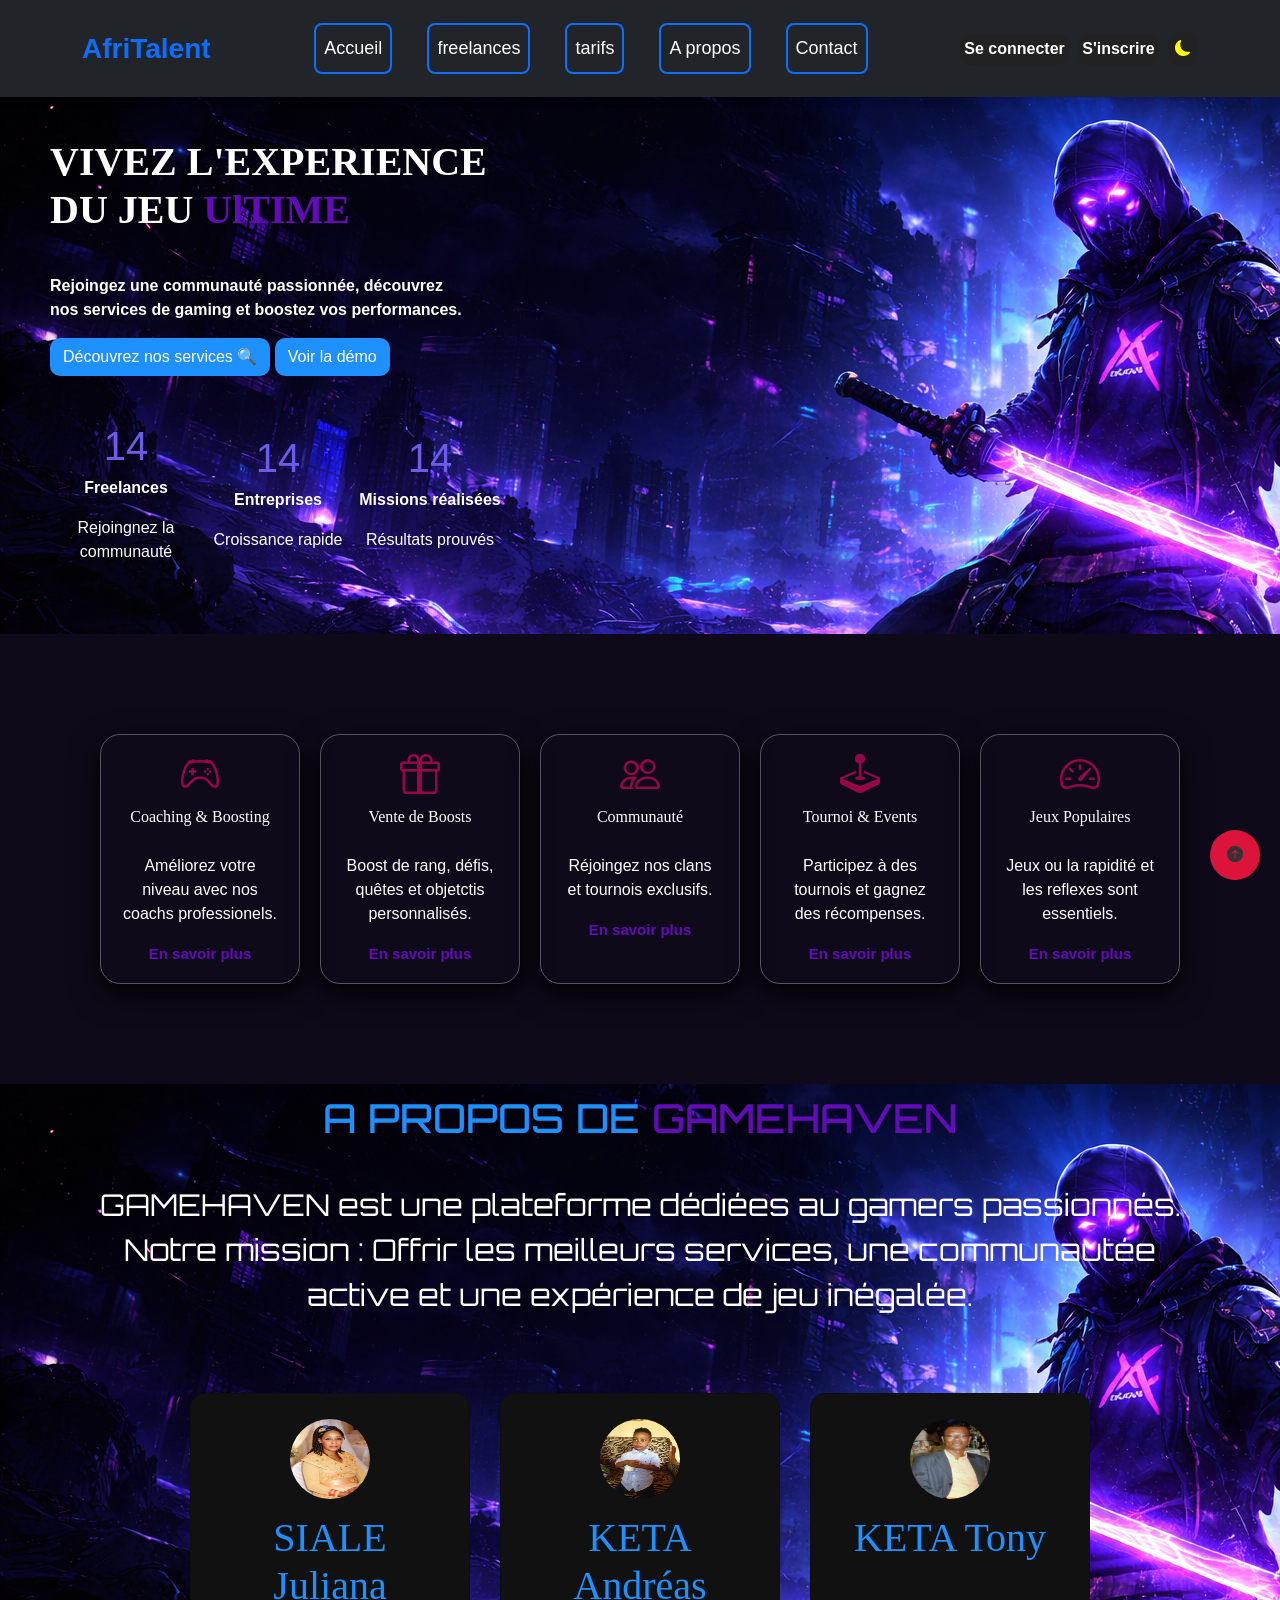
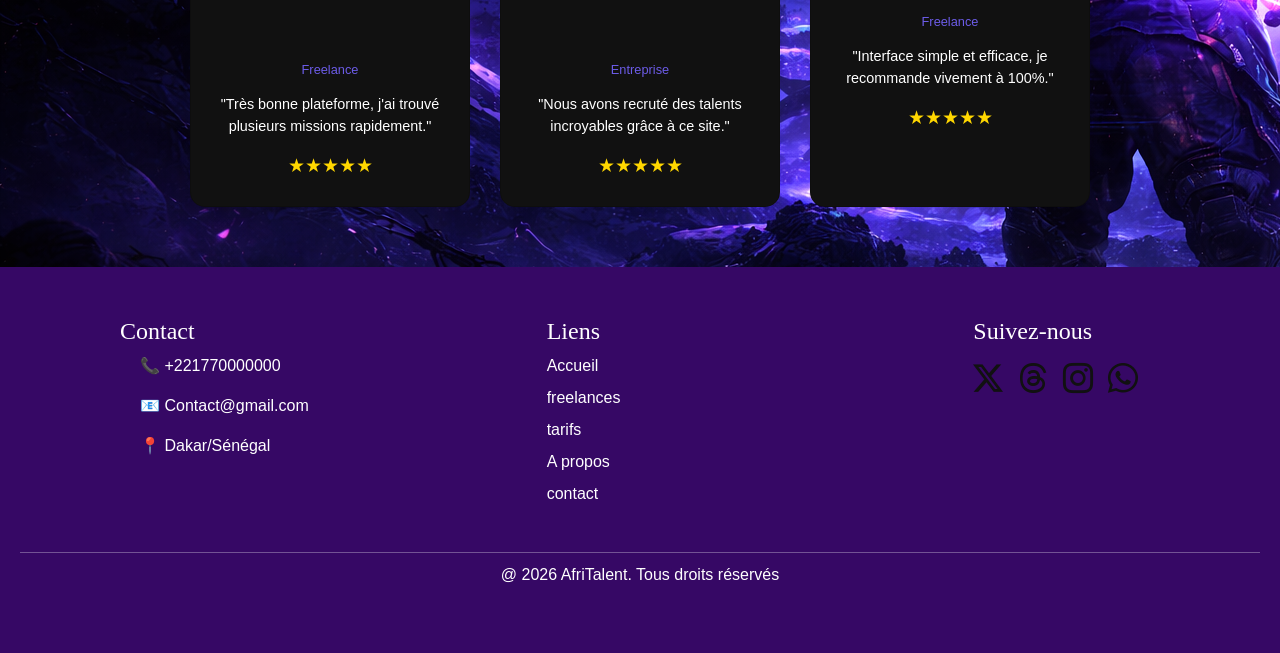
<file: index.html>
<!DOCTYPE html>
<html lang="en">
<head>
    <meta charset="UTF-8">
    <meta name="viewport" content="width=device-width, initial-scale=1.0">
    <title>AfriTalent</title>
    <!-- Bootstrap -->
     <link 
href="https://cdn.jsdelivr.net/npm/bootstrap@5.3.0/dist/css/bootstrap.min.css" 
rel="stylesheet"> 
<!--Icones Boostrap-->
<link href="https://cdn.jsdelivr.net/npm/bootstrap-icons@1.11.0/font/bootstrap-icons.css" rel="stylesheet">
<!-- CSS --> 
<link href="https://fonts.googleapis.com/css2?family=Orbitron:wght@400;700&display=swap" rel="stylesheet">
<link rel="stylesheet" href="css/style.css">
</head>
<body background="images/background.jpg">
    

  <!-- NAVBAR -->
   <header>
         <nav class="navbar navbar-expand-lg navbar-dark bg-dark fixed-top">
            <div class="container">
                <a class="navbar-brand" href="#"><strong>AfriTalent</strong></a>
                <!--Bouton Hamburger-->
                <button class="navbar-toggler"
                        type="button"
                        data-bs-toggle="collapse"
                        data-bs-target="#navMenu">

                        <span class="navbar-toggler-icon"></span>

                </button>

            <div class="collapse navbar-collapse" id="navMenu">
                <ul class="navbar-nav mx-auto">
                    <li class="nav-item"><a class="nav-link" href="#Accueil">Accueil</a></li>
                    <li class="nav-item"><a class="nav-link" href="#freelances">freelances</a></li>
                    <li class="nav-item"><a class="nav-link" href="#tarifs">tarifs</a></li>
                    <li class="nav-item"><a class="nav-link" href="#A propos">A propos</a></li>
                    <li class="nav-item"><a class="nav-link" href="#Contact">Contact</a></li>
                </ul>  
                <div>
                    <button><strong>Se connecter</strong></button>
                    <button><strong>S'inscrire</strong></button>
                    <button id="theme-toggle">
                        <i class="bi bi-moon-fill"></i>
                    </button>

                </div>    
            </div>
            </div>
        </nav>
</header>
<!--Contenu principal Main-->
 <div class="Boutons">
        <i class="bi bi-arrow-up-circle-fill"></i>
</div>

<main>
    <!--Section hero-->
    <section class="hero" id="">
        <div class="hero-text">
            <h1>.</h1>
            <h1 class="text"><strong>VIVEZ L'EXPERIENCE <br>
                 DU JEU <span class="text-1">UlTIME</span></strong></h1>
            <p class="p1"><strong>Rejoingez une communauté passionnée, découvrez <br>
            nos services de gaming et boostez vos performances.</strong></p>
            <a href="freelances.html" class="btn">Découvrez nos services 🔍</a>
             <a href="freelances.html" class="btn">Voir la démo</a>
        </div>
        <br>
        <div class="starts" id="starts">
            <div class="start-card">
                <!--Compteur 1-->
                <div id="count7" class="counter">+0</div>
                <p>Freelances</p>
                <span>Rejoingnez la communauté</span>
            </div>

             <div class="start-card">
                <div id="count8" class="counter">+0</div>
                <p>Entreprises</p>
                <span>Croissance rapide</span>
            </div>

             <div class="start-card">
                 <div id="count10" class="counter">+0</div>
                <p>Missions réalisées</p>
                <span>Résultats prouvés</span>
            </div>

        </div>
    </section>

    <!--Section Services-->

        <div class="services-container">
            <div class="service-card">
                <div class="card-icon">
                        <i class="bi bi-controller"></i>
                </div>
                <h1 class="service-title">Coaching & Boosting</h1>
                <p class="service-description">
                  Améliorez votre niveau avec nos coachs professionels. 
                </p>
                <a href="#" class="service-link">En savoir plus</a>
            </div>

             <div class="service-card">
                <div class="card-icon">
                        <i class="bi bi-gift"></i>
                </div>
                <h1 class="service-title">Vente de Boosts</h1>
                <p class="service-description">
                   Boost de rang, défis, quêtes et objetctis personnalisés.
                </p>
                <a href="#" class="service-link">En savoir plus</a>
            </div>

            <div class="service-card">
                <div class="card-icon">
                    <i class="bi bi-people"></i>
                </div>
                <h1 class="service-title">Communauté</h1>
                <p class="service-description">
                    Réjoingez nos clans et tournois exclusifs.
                </p>
                <a href="#" class="service-link">En savoir plus</a>
            </div>

            <div class="service-card">
                <div class="card-icon">
                        <i class="bi bi-joystick"></i>
                </div>
                <h1 class="service-title">Tournoi & Events</h1>
                <p class="service-description">
                  Participez à des tournois et gagnez des récompenses.
                </p>
                <a href="#" class="service-link">En savoir plus</a>
            </div>

              <div class="service-card">
                <div class="card-icon">
                        <i class="bi bi-speedometer2"></i>
                </div>
                <h1 class="service-title">Jeux Populaires</h1>
                <p class="service-description">
                  Jeux ou la rapidité et les reflexes sont essentiels.
                </p>
                <a href="#" class="service-link">En savoir plus</a>
            </div>
        </div>
    <!-- A PROPOS -->
     <section>
        <div class="propos">
            <h1 class="pp">A PROPOS DE <span class="text-1">GAMEHAVEN</span></h1>
            <p>
             GAMEHAVEN est une plateforme dédiées au gamers passionnés. <br>
             Notre mission : Offrir les meilleurs services, une communautée <br>
             active et une expérience de jeu inégalée.
            </p>
            
        </div>
     </section>
  
    <!--Section Témoignages-->

    <section class="section-container">
            <div class="card">
                <img src="images/témoin3.png">
                <h2>SIALE Juliana</h2>
                <span class="role">Freelance</span>
                <p>"Très bonne plateforme, j'ai trouvé plusieurs missions rapidement."</p>
                <div class="stars">★★★★★</div>
            </div>

            <div class="card">
                <img src="images/andré.jpeg">
                <h2>KETA  Andréas</h2>
                <span class="role">Entreprise</span>
                <p>"Nous avons recruté des talents incroyables grâce à ce site."</p>
                <div class="stars">★★★★★</div>
            </div>

            <div class="card">
                <img src="images/tony.jpeg">
                <h2>KETA Tony</h2>
                <span class="role">Freelance</span>
                <p>"Interface simple et efficace, je recommande vivement à 100%."</p>
                <div class="stars">★★★★★</div>
            </div>   
    </section>

<!--Pied de page-->

      <footer class="footer">
        <div class="footer-container">
            <div class="footer-b">
                <h4>Contact</h4>
                <p>📞 +221770000000</p>
                <p>📧 Contact@gmail.com</p>
                <p>📍 Dakar/Sénégal</p>
            </div>

            <div class="footer-b">
                <h4>Liens</h4>
                <ul>
                    <li><a href="Accueil">Accueil</a></li>
                    <li><a href="freelances.html">freelances</a></li>
                    <li><a href="tarifs.html">tarifs</a></li>
                    <li><a href="about.html">A propos</a></li>
                     <li><a href="contact.html">contact</a></li>
                </ul>
            </div>

            <div class="footer-b">
                <h4>Suivez-nous</h4>
                <div class="social-icon">
                    <a href="https://www.twitter.com" target="_blank">
                         <i class="bi bi-twitter-x"></i>
                    </a>
                    <a href="https://www.threads.net" target="_blank">
                        <i class="bi bi-threads"></i> 
                    </a>
                    <a href="https://www.instagram.com" target="_blank">
                        <i class="bi bi-instagram"></i>
                    </a>
                    <a href="https://www.whatsapp.com" target="_blank">
                        <i class="bi bi-whatsapp"></i>
                    </a>
                </div>
            </div>
        </div>

        <div class="pied">
            <p>@ 2026 AfriTalent. Tous droits réservés</p>
        </div>

      </footer>

    <script src="https://cdn.jsdelivr.net/npm/bootstrap@5.3.0/dist/js/bootstrap.bundle.min.js">
    </script>
      <script src="js/main.js"></script>
  
    
</body>
</html>
</file>
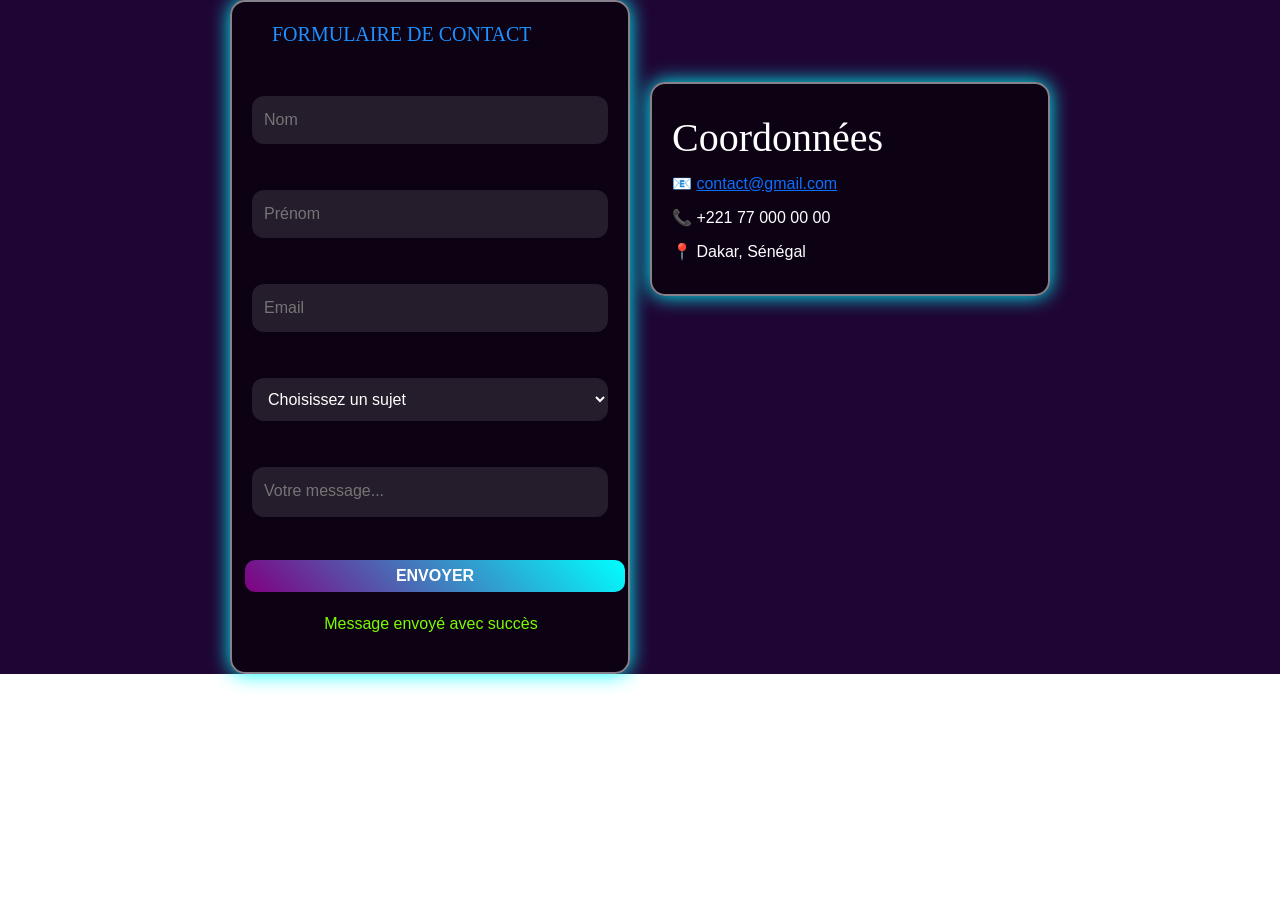
<file: contact.html>
<!DOCTYPE html>
<html lang="en">
<head>
    <meta charset="UTF-8">
    <meta name="viewport" content="width=device-width, initial-scale=1.0">
    <title>Document</title>
</head>
<!-- Bootstrap 5 via CDN : feuille de style --> 
<link 
href="https://cdn.jsdelivr.net/npm/bootstrap@5.3.0/dist/css/bootstrap.min.css" 
rel="stylesheet"> 

<!-- Votre feuille de style personnelle --> 
<link rel="stylesheet" href="css/style.css">
<body>

    <div class="container-2">

        <div class="form-box">

            <h1>FORMULAIRE DE CONTACT</h1>
        <form>   
            <div class="row">

                <div class="box-1">
                    <input type="text" id="nom" placeholder="Nom">
                    <p class="error" id="nomError"></p>
                </div>

                <div class="box-1">
                   <input type="text" id="prenom" placeholder="Prénom">
                   <p class="error" id="prenomError"></p>
                </div>

               <div class="box-1">
                   <input type="email" id="email" placeholder="Email">
                   <p class="error" id="emailError"></p>
                </div>

                <div class="box-1">
                    <select id="sujet">
                        <option value="">Choisissez un sujet</option>
                        <option>Information</option>
                        <option>Support</option>
                        <option>Partenariat</option>
                        <option>Autres</option>
                    </select>

                    <p class="error" id="sujetError"></p>

                </div>

                <div class="">
                   <textarea id="message" placeholder="Votre message..."></textarea>
                   <p class="error" id="messageError"></p>
                </div>

            <button class="btn-9" id="sendBtn">
                ENVOYER
            </button>

            <p class="success" id="successMessage">
                Message envoyé avec succès
            </p>

        </form> 
    </div>
     </div>

    <!--Informations-->

<div>

    <div class="info-box">

        <h1>Coordonnées</h1>
        <p>
            📧
            <a href="#">
                contact@gmail.com
            </a>
        </p>
        <p>
            📞 +221 77 000 00 00
        </p>
        <p>
            📍 Dakar, Sénégal
        </p>

    </div>
    <iframe 
            src="https://maps.google.com/maps?q=dakar&t=&z=13&ie=UTF8&iwloc=&output=embed">
    </iframe>


    <script src="https://cdn.jsdelivr.net/npm/bootstrap@5.3.0/dist/js/bootstrap.bundle.min.js">
    </script>
      <script src="js/main.js"></script>

</body>
</html>
</file>
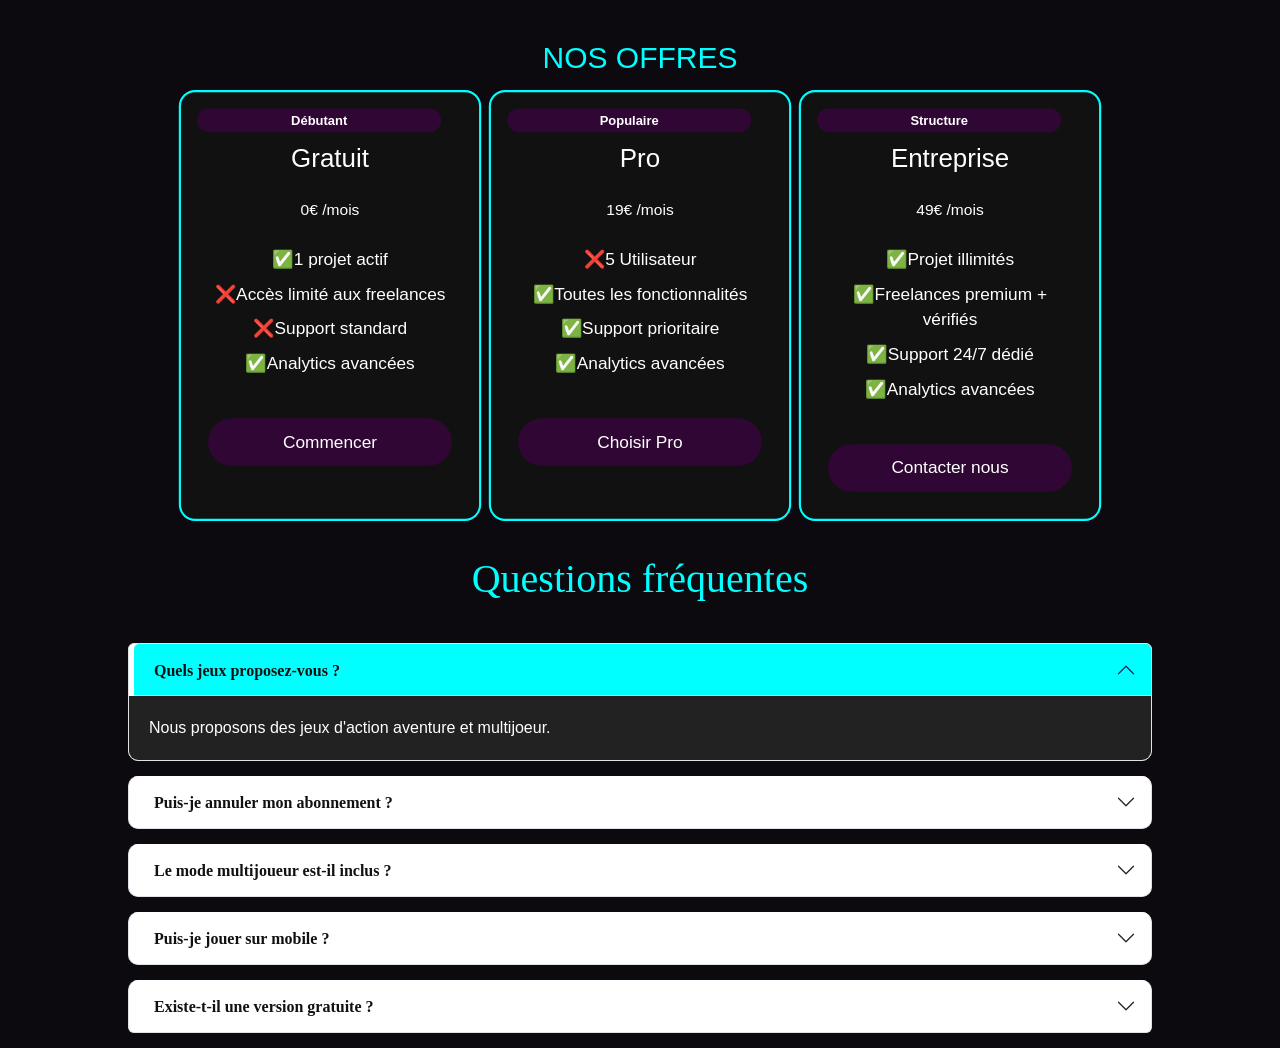
<file: tarifs.html>
<!DOCTYPE html>
<html lang="en">
<head>
    <meta charset="UTF-8">
    <meta name="viewport" content="width=device-width, initial-scale=1.0">
    <title>Document</title>
    <!-- Bootstrap 5 via CDN : feuille de style --> 
<link 
href="https://cdn.jsdelivr.net/npm/bootstrap@5.3.0/dist/css/bootstrap.min.css" 
rel="stylesheet"> 
<!-- Votre feuille de style personnelle --> 
<link rel="stylesheet" href="css/style.css">
</head>
<body class="tarifs">

    <!-- SECTION TARIFS -->
    <section>
        <h5>NOS OFFRES</h5>
        <div class="cardes-containers">
            <div class="card popular">
            <div class="badge">Débutant</div>
                <h4>Gratuit</h4>
                <p class="price">0€ /mois</p>
                <ul>
                    <li class="check">1 projet actif</li>
                    <li class="cross">Accès limité aux freelances</li>
                    <li class="cross">Support standard</li>
                    <li class="check">Analytics avancées</li>
                </ul>
                <div class="button-1">Commencer</div>
        </div>  
       
        <div class="card popular">
            <div class="badge">Populaire</div>
                <h4>Pro</h4>
                <p class="price">19€ /mois</p>
                <ul>
                    <li class="cross">5 Utilisateur</li>
                    <li class="check">Toutes les fonctionnalités</li>
                    <li class="check">Support prioritaire</li>
                    <li class="check">Analytics avancées</li>
                </ul>
                <div class="button-1">Choisir Pro</div>
        </div>  

        <div class="card popular">
            <div class="badge">Structure</div>
                <h4>Entreprise</h4>
                <p class="price">49€ /mois</p>
                <ul>
                    <li class="check">Projet illimités</li>
                    <li class="check">Freelances premium + vérifiés</li>
                    <li class="check">Support 24/7 dédié</li>
                    <li class="check">Analytics avancées</li>
                </ul>
                <div class="button-1">Contacter nous</div>
        </div>  


      
     </div>

</section>
<!-- Section questions/réponses-->

<section class="faq">
    <h1>Questions fréquentes</h1>
    <div class="accordion" id="faq">
        <!--Question 1-->
        <div class="accordion-item">
            <h2 class="accordion-header">
            <button
                class="accordion-button"
                type="button"
                data-bs-toggle="collapse"
                data-bs-target="#q1">
                
                Quels jeux proposez-vous ?
            </button>

            </h2>
            <div id="q1" class="accordion-collapse collapse show">

                <div class="accordion-body">
                    Nous proposons des jeux d'action aventure et multijoeur.
                </div>

            </div>

        </div>

        <!-- QUESTION 2-->
          <div class="accordion-item">
            <h2 class="accordion-header">
            <button
                class="accordion-button collapsed"
                type="button"
                data-bs-toggle="collapse"
                data-bs-target="#q2">
                
                Puis-je annuler mon abonnement ?
            </button>

            </h2>
            <div id="q2" class="accordion-collapse collapse">

                <div class="accordion-body">
                    Oui vous pouvez annuler à tout moment. 
                </div>

            </div>

        </div>

        <!--QUESTION 3-->
         <div class="accordion-item">
            <h2 class="accordion-header">
            <button
                class="accordion-button collapsed"
                type="button"
                data-bs-toggle="collapse"
                data-bs-target="#q3">
                
                Le mode multijoueur est-il inclus ?
            </button>

            </h2>
            <div id="q3" class="accordion-collapse collapse">

                <div class="accordion-body">
                   Oui, dans les plans Pro et Entreprise.
                </div>

            </div>

        </div>

        <!-- Question 4-->
          <div class="accordion-item">
            <h2 class="accordion-header">
            <button
                class="accordion-button collapsed"
                type="button"
                data-bs-toggle="collapse"
                data-bs-target="#q4">
                
                Puis-je jouer sur mobile ?
            </button>

            </h2>
            <div id="q4" class="accordion-collapse collapse">

                <div class="accordion-body">
                    Oui, la plateforme fonctionne sur mobile.
                </div>

            </div>

        </div>

        <!-- Question 5 -->
          <div class="accordion-item">

            <h2 class="accordion-header">
            <button
                class="accordion-button collapsed"
                type="button"
                data-bs-toggle="collapse"
                data-bs-target="#q5">
                
                Existe-t-il une version gratuite ?
            </button>

            </h2>
            <div id="q5" class="accordion-collapse collapse">

                <div class="accordion-body">
                    Oui, le plan est Gratuit est disponible.
                </div>

            </div>

        </div>


    </div>

</section>
   

    <script src="https://cdn.jsdelivr.net/npm/bootstrap@5.3.0/dist/js/bootstrap.bundle.min.js">
    </script>
      <script src="js/main.js"></script>

    
</body>
</html>
</file>
<file: css/style.css>
:root {
    --primary-color: #1e90ff;
    --secondary-color: #ff6347;
    --background-color: white;
    --text-color: #333333;
    --font-main: sans-serif;
    --spacing: 16px;  
    --white: #ffffff;
    --dark: #222222;
}
body {
    margin: 0;
    font-family: var(--font-main);
    color: var(--text-color);            
}
body.light{
    background: white;
    color: #0c090f;
}
body.dark{
    background: #111;
    color: white;
}
#theme-toggle{
    padding: 5px 7px;
    border: none;
    cursor: pointer;
    border-radius: 10px;
    color: yellow;
}
.navbar{
    position: fixed;
    top: 0;
    left: 0;
    width: 100%;
    z-index: 1000;
    background: white;
    padding: 15px 0;
    box-shadow: 0 2px 10px rgba(0,0,0,0.1);
    transition: 0.3s;
}
.navbar-brand{
    font-size: 28px;
    font-weight: bold;
    color: #0d6efd;
}
.nav-link:hover{
    color: #250dfd;
    background-color: transparent;
}
.nav-link{
    border: 2px solid #0d6efd;
    color: white;
    font-size: 18px;
    margin: 0 10px;
    transition : 0.3s;
    border-radius: 8px;
    padding: 8px 15px;
}
/*======= DESKTOP =======*/
@media (min-width: 1200px){
    .navbar-nav{
        gap: 15px;
    }
    .nav-link{
        font-size: 18px;
        padding: 10px 18px;
    }
}
/*===== TABLETTE =====*/
@media (max-width: 768px){
    .navbar-nav{
        text-align: center;
        margin-top: 15px;
    }
    .nav-item{
        margin: 10px 0;
    }
    .navbar-collapse{
        background: white;
        padding: 15px;
        border-radius: 10px;
    }
    .nav-link{
        display: block;
        font-size: 17px;
    }
}
/*===== MOBILE =====*/
@media (max-width: 375px){
    .navbar{
        padding: 10px;
    }
    .navbar-brand{
        font-size: 20px;
    }
    .navbar-nav{
        text-align: center;
    }
    .nav-item{
        margin: 8px 0;
    }
    .nav-link{
        display: block;
        font-size: 15px;
        padding: 10px;
    }
    .navbar-collapse{
        background: white;
        padding: 12px;
        border-radius: 10px;
    }
}
button {
    background-color: var(--dark);
    color: #ffffff;
    margin-left: 5px;
    border-radius: 10px;
    padding: 4px;
    border: none;
}
button:hover {
    box-shadow: 0 0 10px #6c5ce7,
                0 0 20px #6c5ce7;
    transform: translateY(-3px);
    color: red;
    transition: 0.8s;            
}
/* Bouton retour */
.Boutons {
    height: 50px;
    width: 50px;
    background-color: crimson;
    border-radius: 50%;
    display: flex;
    justify-content: center;
    align-items: center;
    position: fixed;
    right: 20px;
    bottom: 20px;
    cursor: pointer;
}


/*=== SECTIONS TEMOIGNAGES ET TARIFS ===*/
.section-container {
    display: flex;
    justify-content: center;
    gap: 30px;
    padding: 60px 10%;
    flex-wrap: wrap;
}
.card {
    background-color: #111;
    color: white;
    width: 280px;
    padding: 25px;
    border-radius: 15px;
    text-align: center;
    transition: 0.3s;
}
.card:hover {
    transform: translateY(-10px);
    box-shadow: 0 0 20px rgba(108,92,231,0.5);
}
.card img{
    width: 80px;
    height: 80px;
    border-radius: 50%;
    margin-bottom: 15px;
 
    margin-left: auto;
    margin-right: auto;
}
.card h1 {
    font-size: 25px;
}
.role {
    font-size: 0.8rem;
    color: #6c5ce7;
}
.card p {
    font-size: 0.9rem;
    margin: 15px 0;
}
.stars {
    color: gold;
    font-size: 1.2rem;
}
/* Section hero */
.text {
    color: #ffffff;
}
.text-1 {
    color: #610cb7;
}
.p1 {
    color: #ffffff;
}
.hero{
    display: grid;
    grid-template-columns: 1fr 1.5fr;
    align-items: center;
    padding: 50px;
    gap : 40px
}
.hero-image{
    width: 50px;
    border-radius: 15px;
    align-items: center;
}
.btn{
    background-color: var(--primary-color);
    color: var(--white);
    text-decoration: none;
    border-radius: 10px;
    transition: 5s;
}
.btn:hover {
     box-shadow: 0 0 10px #6c5ce7,
                 0 0 20px  #6c5ce7;
     transform: translateY(-3px);  
     color: #ffffff;   
     transition: 0.8s;       
}
/* ASYMETRIQUE */
.starts {
    display: flex;
    justify-content: space-around;
    align-items: center;
    background: transparent;
    border-radius: 20px 20px 0 0;
    flex-wrap: nowrap;    
}
.start-card {
    text-align: center;
    flex: 1;   
}
.counter {
    font-size: 40px;
    font-weight: 500;
    color: #6c5ce7;
}
.counter::before {
    content: "";
}
.start-card p {
    font-weight: bold;
    
    color: #ffffff;
}
.start-card span {
    font: 0.65rem;
    color: #ffffff;
}
/* SERVICES */
.ns {
    text-align: center;
    font-size: 25px;
    color: #ffffff;
}
.services-container {
    color: deepskyblue;
    justify-content: center;
    flex-wrap: wrap;
    display: flex;
    justify-content: center;
    align-items: center;
    gap: 20px;
    height: 50vh;
    background-color: #0f0a1a;
    margin-top: 20px;
}
.service-card {
    border-radius: 20px;
    width: 200px;
    max-width: 350px;
    transition: transform 0.3s ease, box-shadow 0.3s ease;
    box-shadow: 0 10px 30px black;
    border: 1px solid rgba(255,255,255,0.3);
    background-color: transparent;
    color: #ffffff;
    height: 250px;
    overflow: hidden;
    text-align: center;
    padding: 10px 20px;
}
.service-card:hover{
    transform: translateY(-10px);
    box-shadow: 0 20px 40px black;
}
.icon-3 {
    width: 48px;
    height: 48px;
    border-radius: 12px;
    margin: 0 auto;
}
.card-icon i{
    font-size: 40px;
    color: rgb(150, 7, 74);
}
.icon-1::before {
    color: #ffffff;
    justify-content: center;
    align-items: center;
    width: 100%;
    height: 100%;
    font-size: 24px;
}
.service-title {
    font-size: 16px;
    color: white;
    line-height: 1.5;
    margin-bottom: 25px;
}
.service-link {
    display: inline-block;
    color: #610cb7;
    text-decoration: none;
    font-weight: 600;
    font-size: 15px;
    transition: color 0.3s ease, transform 0.3s ease;
}
.service-link:hover {
    color: #667eea;
    transform: translateX(50px);
}
/*========= SECTION A PROPOS */
.pp {
    text-align: center;
    margin-top: 10px;
    font-family: "Orbitron", sans-serif;
}
.propos {
    color: #ffffff;
}
.propos p{
    text-align: center;
    font-size: 30px;
    font-family: "Orbitron", sans-serif;
}
/*Responsive Design */
@media (max-width: 768px) {
    .service-container {
        gap: 20px;
    }
    .service-card {
        padding: 30px 20px;
        max-width: 100%;
    }
    .service-title {
        font-size: 22px;
    }
    .service-description {
        font-size: 14px;
    }
}
/* =====Section footer ======*/
.footer {
    background: #360865;
    color: var(--white);
    padding: 50px 20px;
}
.footer-container {
    display: flex;
    justify-content: space-between;
    align-items: flex-start;
    flex-wrap: wrap;
    margin: auto;
    gap: 40px;
}
.footer-b {
    flex: 1 1 250px;
    padding-left: 100px;
}
.footer-b p {
    margin-left: 20px;
    
}
.footer-b h4{
    font-family: "inter";
}
.footer-b h1 {
    font-size: 22px;
    margin-bottom: 30px;
    border-bottom: 2px solid white;
    display: inline-block;
    margin-left: 15px;
    font-family: Arial, Helvetica, sans-serif;
}
.footer-b ul {
    list-style: none;
    padding: 0;
}
.footer-b a {
    text-decoration: none;
    color: var(--white);
}
.footer-b a:hover {
    color: #ff6347;
}
.social-icon {
    display: flex;
    gap: 15px;
    margin-top: 10px;
}
.social-icon a i {
    color: #111;
    font-size: 30px;
}
.social-icon a:hover {
    background-color: #ffffff;
    transition: 3s;
}
.pied {
    text-align: center;
    margin-top: 30px;
    border-top: 1px solid rgba(255,255,255,0.3);
    padding-top: 10px;
}
/*======= Formulaire ========*/
.container-2 {
    display: flex;
    justify-content: center;
    align-items: center;
    height: auto;
    gap: 20px;
    background-color: rgb(31, 5, 52);
}
option {
    color: red;
}
.error {
    color: red;
}
.form-box,
.info-box {
    width: 400px;
    padding: 20px;
    border-radius: 15px;
    background-color: rgba(0,0,0,0.6);
    border: 2px solid rgba(255,255,255,0.5);
    box-shadow: 0 0 20px cyan;
}
.form-box h1 {
    font-family: Georgia, 'Times New Roman', Times, serif;
    font-size: 20px;
    margin-left: 20px;
    color: #1e90ff;
}
input,
select,
textarea {
    width: 100%;
    margin: 10px 0;
    padding: 12px;
    border-radius: 12px;
    border: none;
    outline: none;
    background: rgba(255,255,255,0.1);
    color: #ffffff;
}
input:focus,
select:focus,
textarea:focus {
    border: 2px solid white;
    box-shadow: 0 0 5px white,
                0 0 10px white,
                0 0 20px white;
    background: rgba(255,255,255,0.15);
    transform: scale(1.02);
    transition: 3s;
}
input:focus::placeholder,
textarea:focus::placeholder {
    color: green;
}
textarea {
    height: 50px;
    resize: none;
}
.row {
    display: flex;
    gap: 10px;
}
.btn-9 {
    width: 100%;
    border: none;
    border-radius: 10px;
    background: linear-gradient(45deg, purple, cyan);
    color: #ffffff;
    font-weight: bold;
    cursor: pointer;
    transition: 0.4s;
}
.btn-9:hover {
    transform: scale(1.05);
}
.success {
    margin-top: 10px;
    color: lawngreen;
    margin-left: 19%;
}
.info-box p,
.info-box h1 {
    margin: 10px 0;
    color: var(--white);
}
iframe {
    width: 390px;
    height: 250px;
    border-radius: 10px;
    margin-top: 40px;
}
/*=========TARIFS========*/
.tarifs {
    background-color: #0c090f;
}
h5 {
    text-align: center;
    margin-top: 40px;
    color: cyan;
    font-size: 30px;
}
.cardes-containers {
    display: flex;
    justify-content: center;
    gap: 30px;
    flex-wrap: wrap;
    margin-top: 30px;
}
.popular {
    border: 2px solid aqua;
    transform: scale(1.08);
}
.badge {
    position: relative;
    top: -10px;
    right: 10px;
    background: #300634;
    color: white;
    padding: 5px 10px;
    font-size: 12px;
    border-radius: 70px;   
}
.price {
    font-size: 22px;
    margin: 10px 0;
}
ul {
    list-style: none;
    padding: 0;
}
li {
    margin: 8px 0;
}
.check::before {
    content: "✅";
    color: green;
}
.cross::before {
    content: "❌";
}
.button-1 {
    margin-top: 15px;
    padding: 10px;
    background: #300634;
    color: white;
    border-radius: 25px;
    cursor: pointer;
}
.button-1:hover {
    background: #12385e;
}
/*========== QUESTIONS/REPONSES========*/
.faq {
    width: 80%;
    margin-top: 10px;
    margin: auto;
}
.faq h1 {
    text-align: center;
    margin-top: 50px;
    color: cyan;
} 
.accordion-item {
    margin-bottom: 15px;
    border-radius: 10px;
    overflow: hidden;
}
.accordion-button {
    background-color: #ffffff;
    color: #111;
    font-weight: bold;
}
.accordion-button:not(.collapsed) {
    background-color: cyan;
    color: #111;
}
.accordion-body {
    background: #222;
    color: white;
    padding: 20px;
}
/*========== NOTRE HISTOIRE ==========*/
.castor {
    height: 100vh;
    background-size: cover;
    background-position: center;
    position: relative;
    display: flex;
    justify-content: center;
    align-items: center;
    text-align: center;
    background: url("https://images.unsplash.com/photo-1542751371-adc38448a05e?q=80&w=1600&auto=format&fit=crop");
}
.overlay {
    position: absolute;
    width: 100%;
    height: 100%;
    background:  rgba(0,0,0,0.7);
}
.shadow {
    position: relative;
    z-index: 2;
}
.shadow p{
    font-family: "Advent Pro", sans-serif;
}
.shadow h6{
    font-size: 80px;
    color: var(--primary-color);
    font-family: "inter";
}
.shadow p{
    margin: 20px 0;
    font-size: 18px;
} 
.violet {
    background-color: rgb(5, 3, 12);
}
.equipe {
    color: rgb(113, 9, 136);
   font-family: 'Franklin Gothic Medium', 'Arial Narrow', Arial, sans-serif;
   font-size: 25px;
}
.heros {
    display: flex;
    align-items: center;
    justify-content: space-between;
    gap: 40px;
    padding: 50px;
}
h6 {
    text-align: center;
    font-size: 40px;
    color: #1e90ff;
    margin-top: 20px;
    font-family: "inter";
}
.heros-text  cta, h2, p {
    color: #ffffff;
}
.heros-text p{
    font-family: "Nunito";
    font-size: 20px;
}
.heros-text h2, h3 {
    font-family: "Poppins";
    font-size: 40px;
    color: aliceblue;
}
.heros-text img {
    width: 100%;
    border-radius: 10px;
}
.imgs img {
    width: 550px;
    height: 350px;
    border-radius: 10px;
}
.team {
    padding: 50px;
    text-align: center;
}
.team h1, h2{
   font-size: 40px;
   color: dodgerblue;
   margin-bottom: 50px;
   font-family: "inter";
}
.teams {
    display: grid;
    grid-template-columns: repeat(auto-fit,minmax(200px,1fr));
    gap: 20px;
}
.team-1 {
  background-color: #161616;
  padding: 12px 20px;
  border-radius: 20px;
}
.team-1 img {
    width: 100px;
    border-radius: 50%;
    margin-bottom: 15px;
    height: 100px;
}
/* Valeurs */
.values {
    padding: 80px 10%;
    text-align: center;
}
.values h2, h1{
    font-size: 40px;
    color: #1e90ff;
    margin-bottom: 40px;
    font-family: "inter";
}
.valeur-grid {
    display: grid;
    grid-template-columns: repeat(auto-fit,minmax(220px,1fr));
    gap: 20px;
}
.value {
    background: #111;
    padding: 40px;
    border-radius: 20px;
}
.value i{
    color: red;
    margin-bottom: 20px;
    font-size: 40px;
}
/* Compteurs */
.states {
    padding: 20px;
    text-align: center;
}
.states-grid {
    display: grid;
    grid-template-columns: repeat(3, 1fr);
    gap: 20px;
}
.stat {
    background-color: #0f0a1a;
    padding: 30px;
    font-size: 24px;
    text-align: center;
}
.stat span {
    display: block;
    font-size: 14px;
    margin-top: 10px;
    color: gray;
}
.stat
.span {
    color: white;
}
/*==== Freelance ====*/
.sections-container{
    gap: 30px;
    padding: 60px 8%;
    display: grid;
    grid-template-columns: repeat(3, 1fr);
}
.mb-4 {
    color:  #f8fafc;
    text-align: center;
}
.cardes{
    background: #111;
    color: white;
    border-radius: 15px;
    overflow: hidden;
    transition: 0.3s;
    width: 300px;
}
.card-img-top {
    width: 100%;
    height: 250px; 
    object-fit: cover;
}
.card-body{
    padding: 20px;
    text-align: center;
    line-height: 1;
}
.card-body h1{
    font-size: 15px;
    color: white
}
#count {
  color: white;
  font-size: 40px;
}
/* Bouton principal */
.btn-primary{
    background-color: black;
    border:none;
    padding:10px 20px;
    border-radius:10px;
}
.btn-primary:hover{
    background-color:#5a159f;
}
.btn-outline-primary{
    color:#f8fafc;
    border:2px solid #000000;
    padding:10px 20px;
    border-radius:20px;
    background-color: transparent;
}
.btn-outline-primary:hover{
    background-color:#610cb7;
    color:white;
}
.freelance-page {
    background: linear-gradient(135deg, #1a0033, #0f172a);
}
</file>
